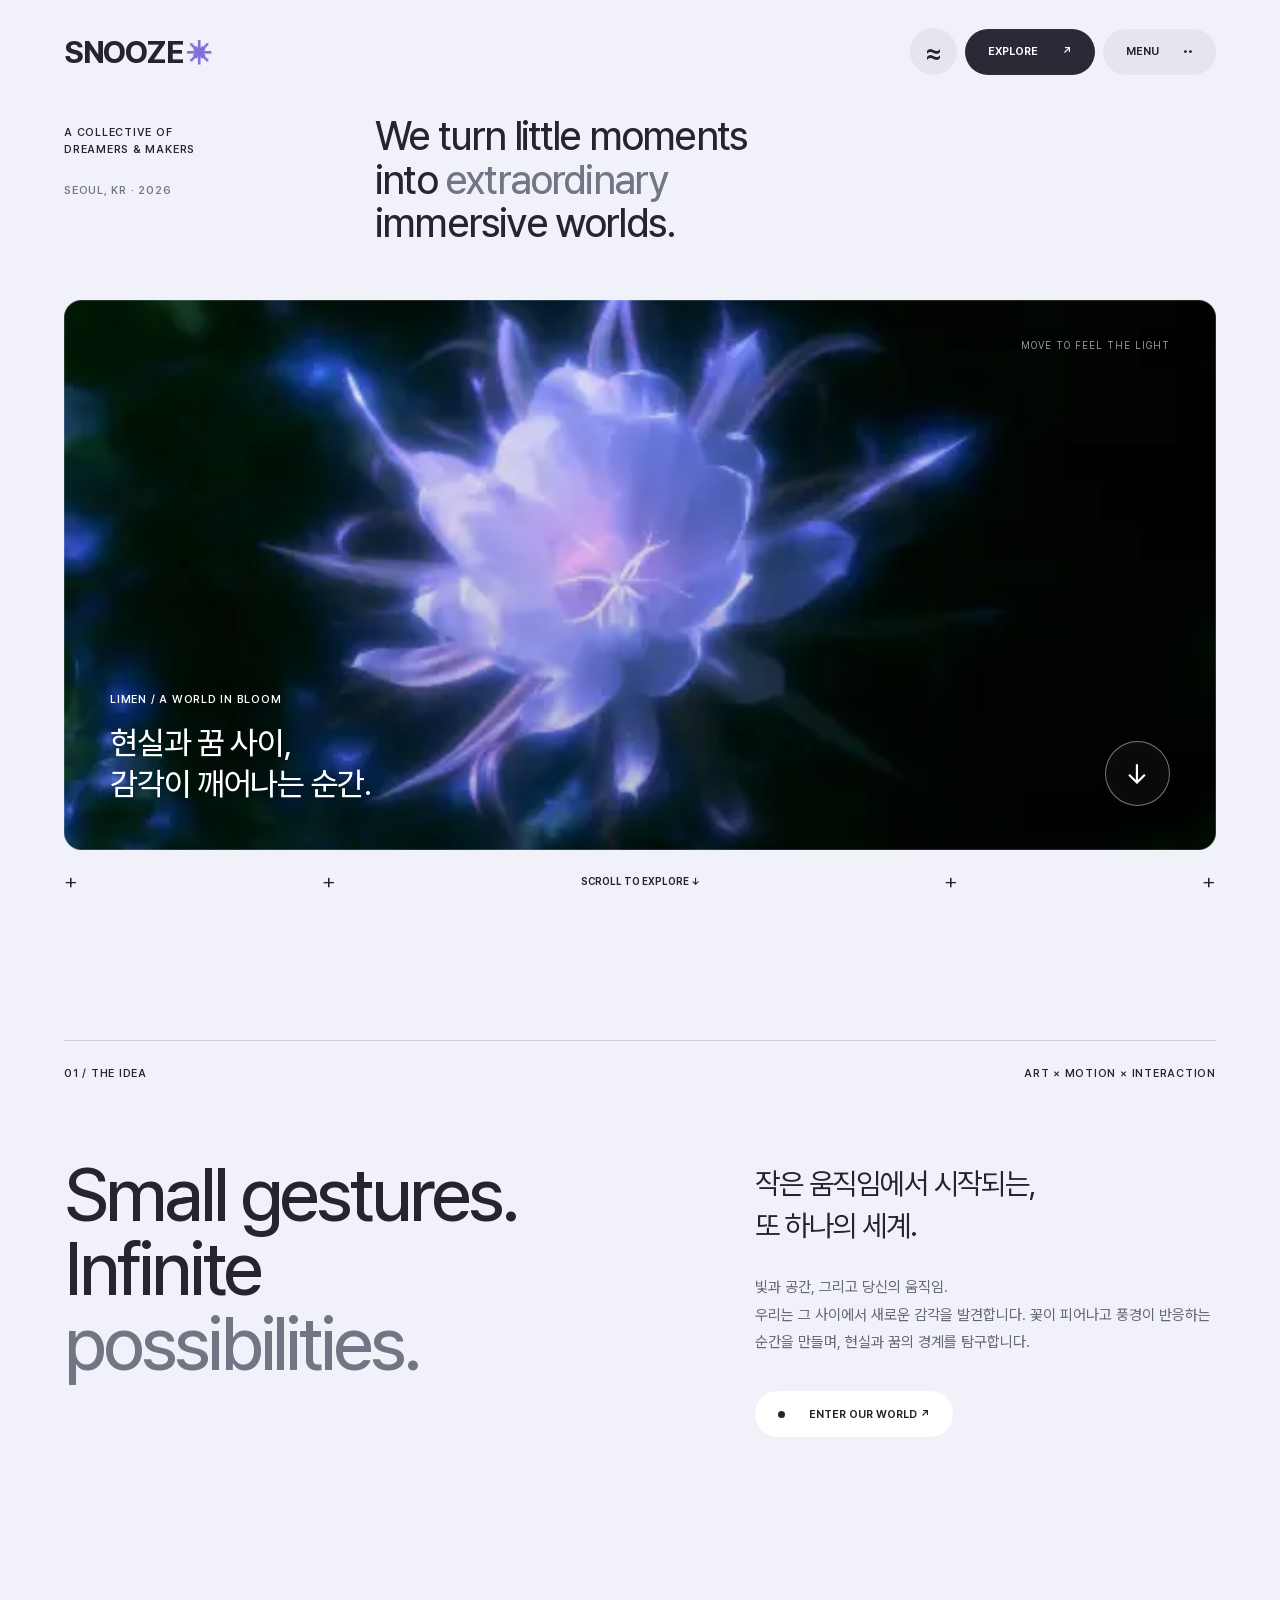
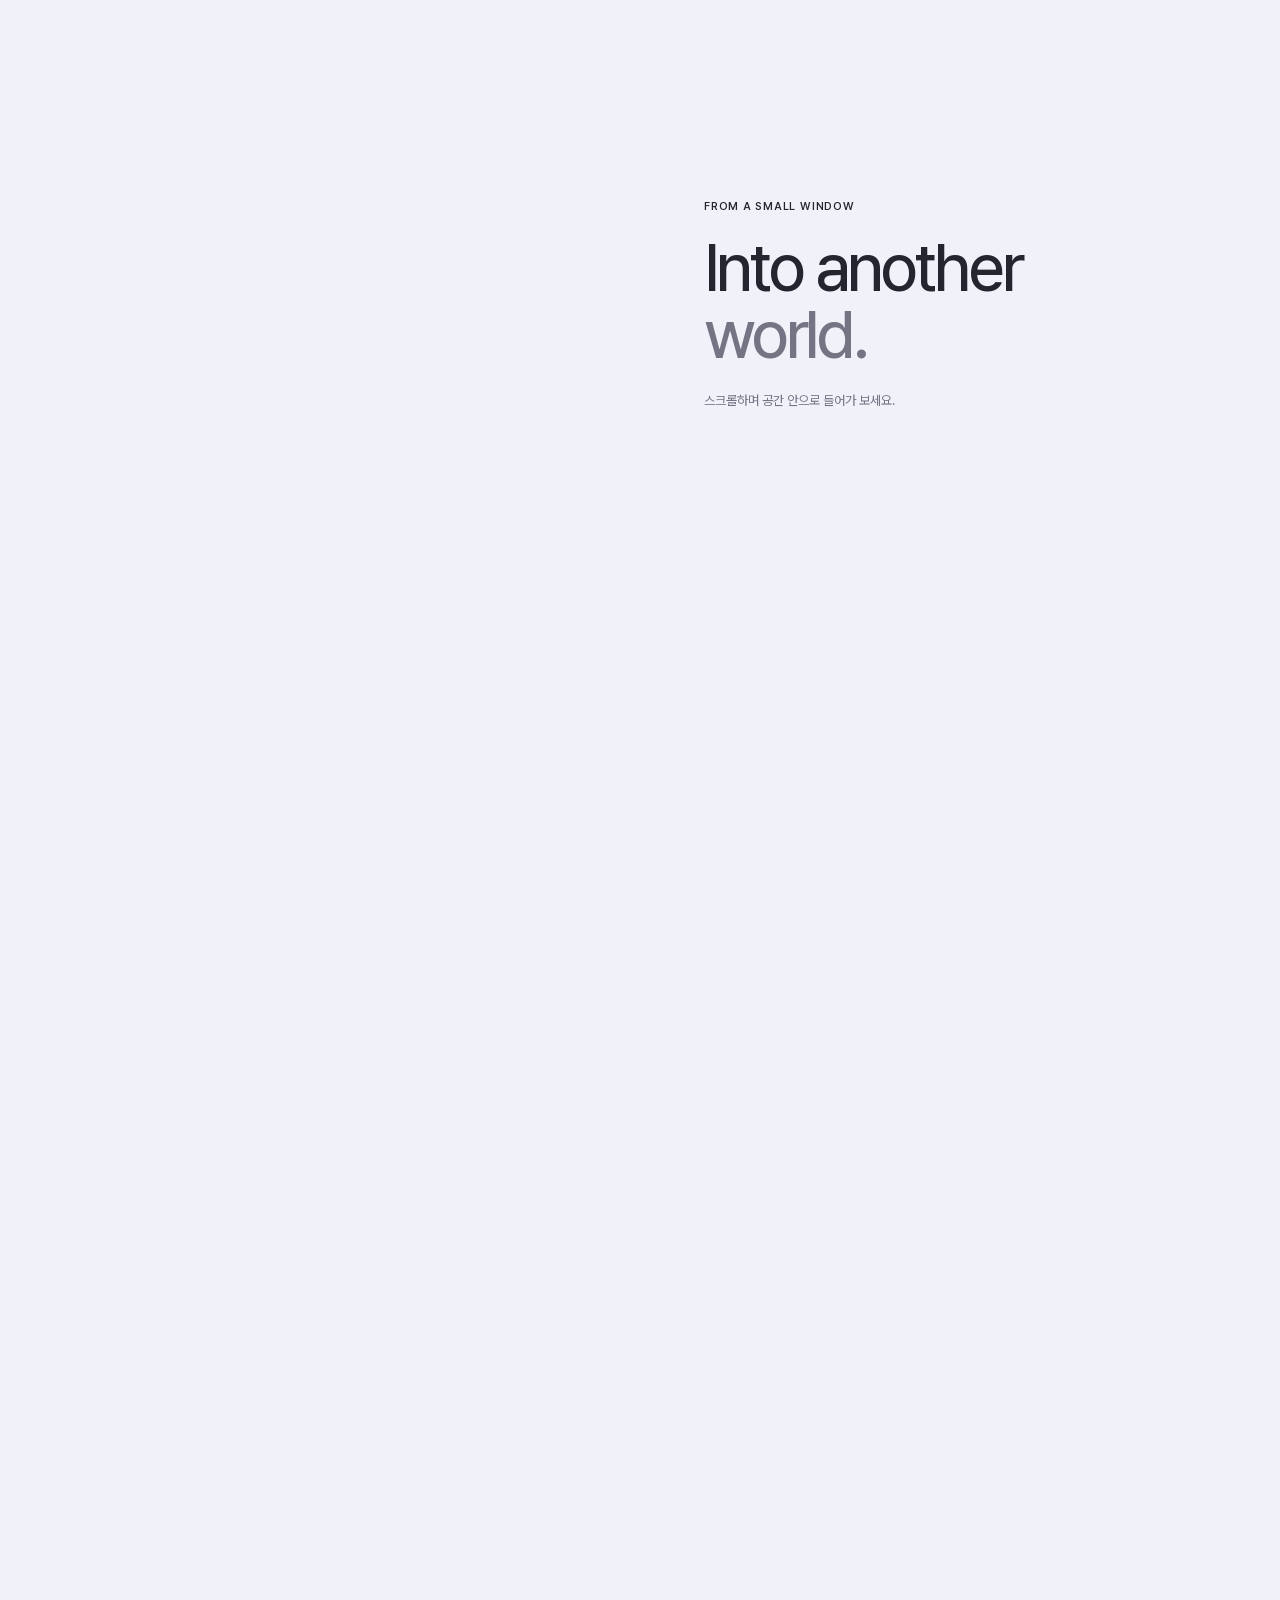
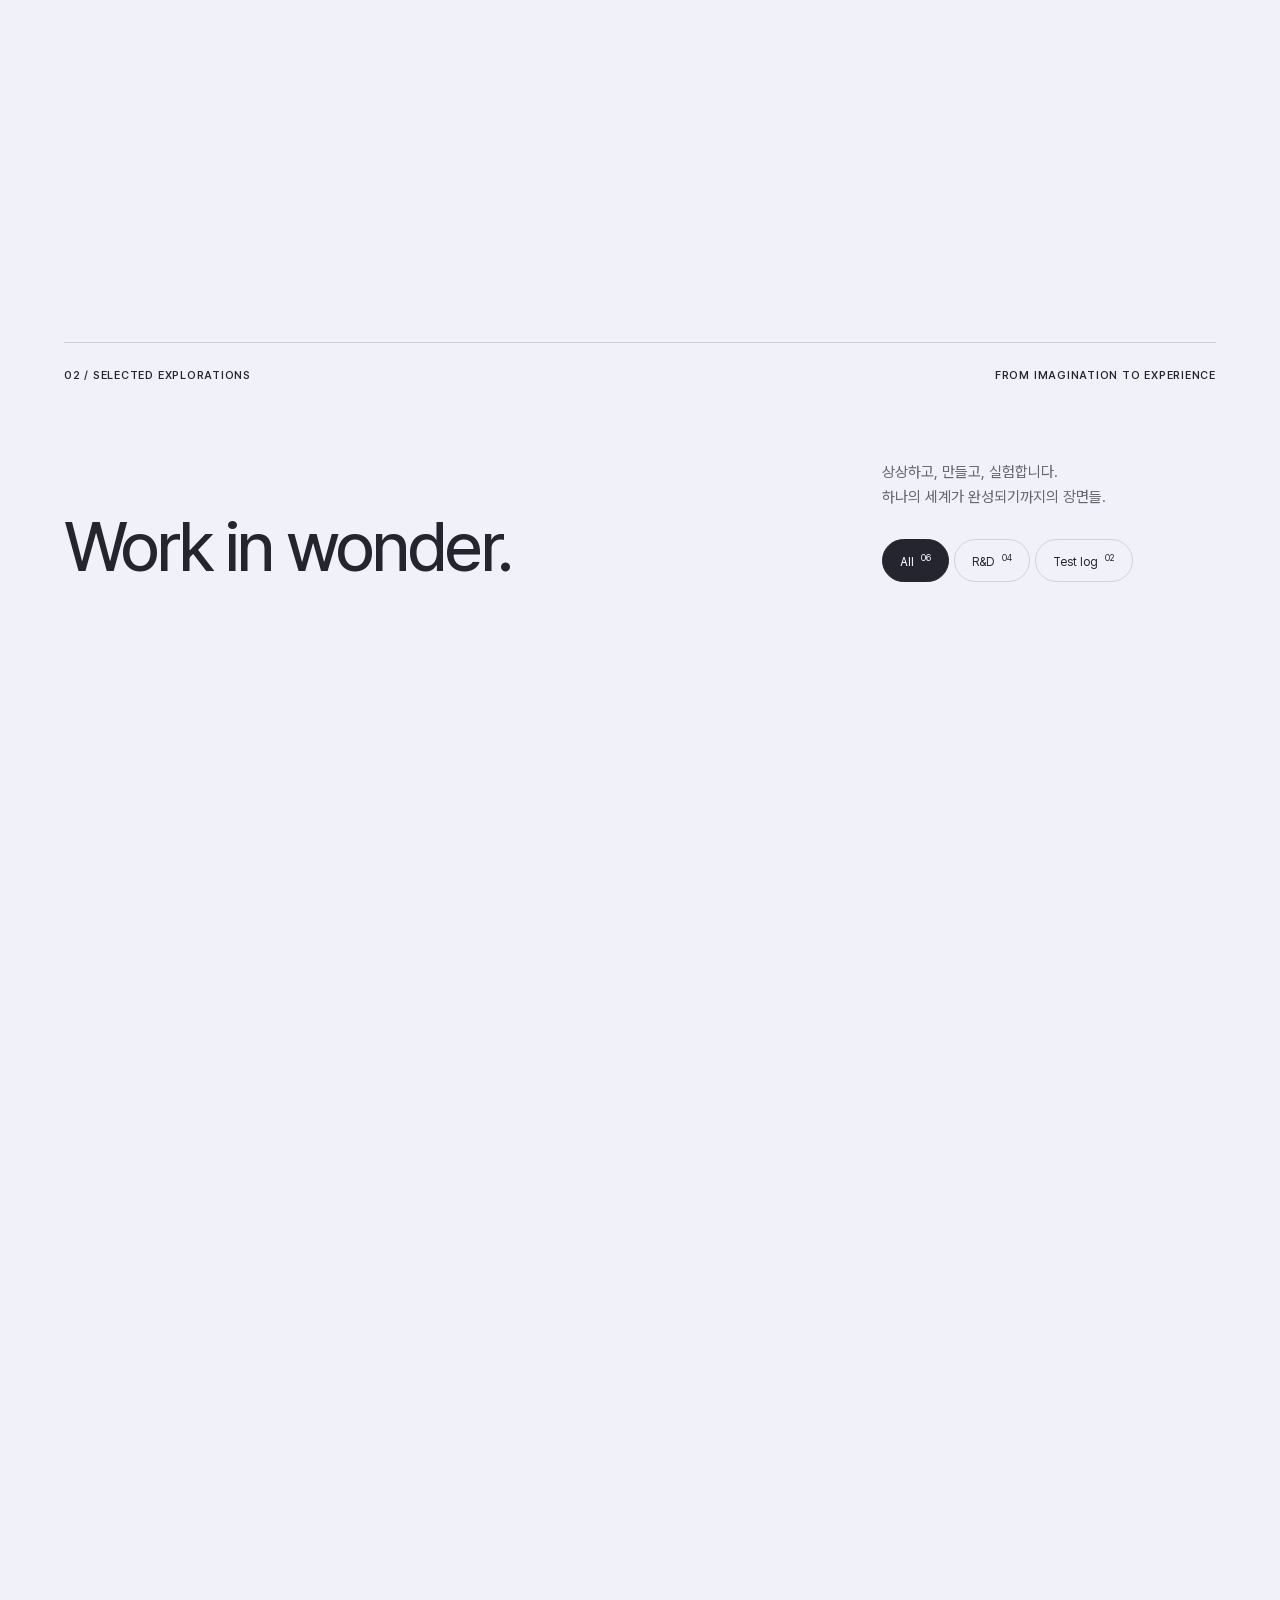
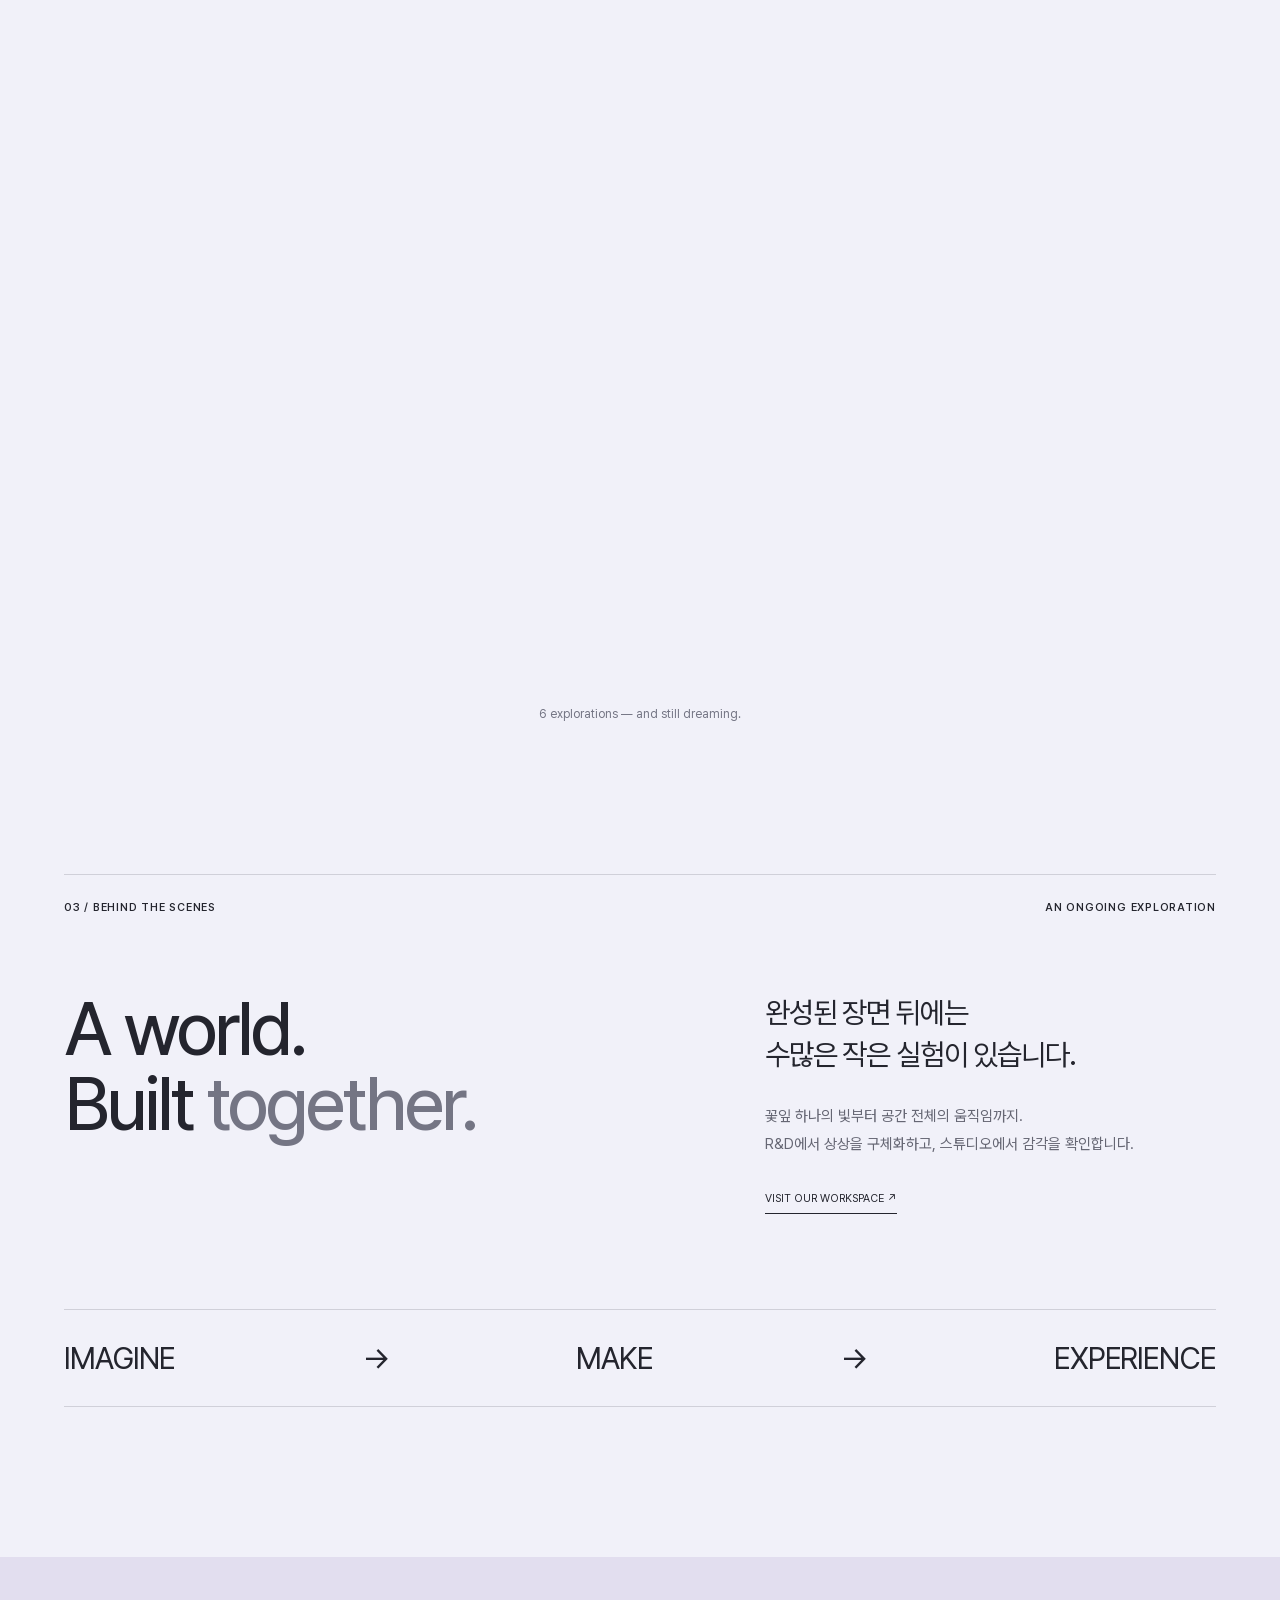
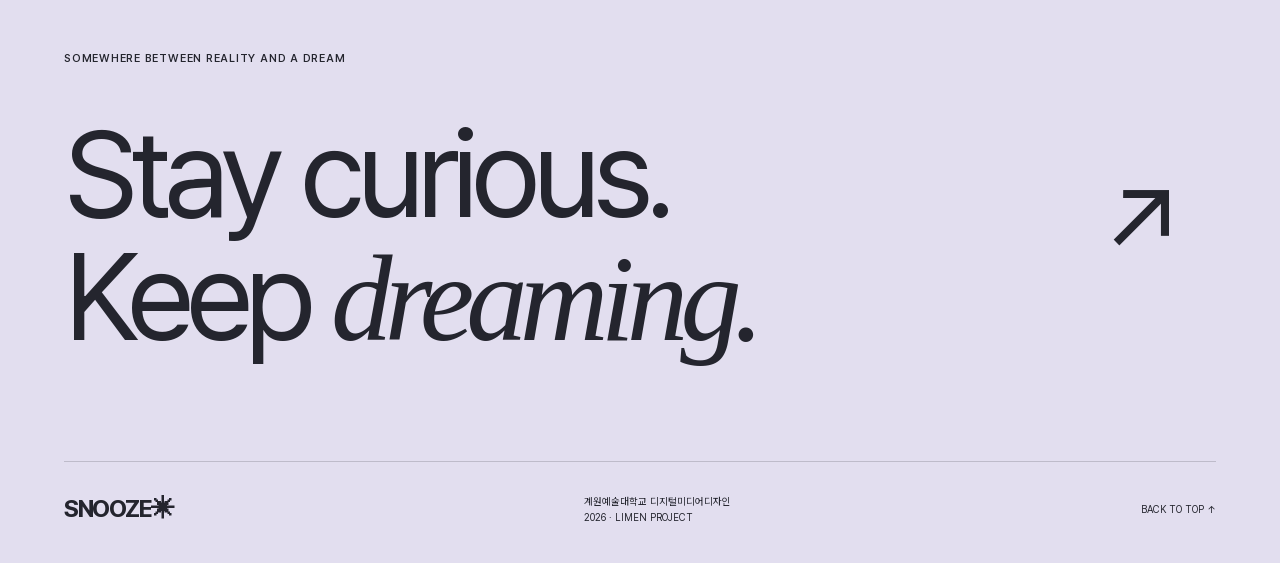
<file: ver1/index.html>
<!doctype html>
<html lang="ko">
<head>
  <meta charset="utf-8">
  <meta name="viewport" content="width=device-width,initial-scale=1">
  <meta name="description" content="SNOOZE — 빛과 움직임으로 현실과 꿈의 경계를 탐구합니다. LIMEN의 시각 실험과 스튜디오 기록.">
  <meta name="theme-color" content="#f1f1f9">
  <title>SNOOZE — Beyond the ordinary</title>
  <link rel="preload" href="assets/PretendardVariable.woff2" as="font" type="font/woff2" crossorigin>
  <link rel="stylesheet" href="style.css">
  <script defer src="vendor/three.min.js"></script>
  <script defer src="vendor/lenis.min.js"></script>
  <script defer src="app.js"></script>
</head>
<body>
  <a class="skip" href="#about">본문으로 이동</a>
  <header class="header">
    <a class="brand" href="#top" aria-label="SNOOZE 처음으로">SNOOZE<span class="brand-dot">✳</span></a>
    <div class="header-actions"><button class="pill motion-toggle" aria-pressed="true" aria-label="모션 효과 끄기">≈</button><a class="pill dark" href="#work">EXPLORE <span>↗</span></a><button id="menu-button" class="pill" aria-expanded="false" aria-controls="menu">MENU <span>••</span></button></div>
  </header>
  <nav id="menu" class="menu" aria-label="주 메뉴" hidden>
    <span class="eyebrow">STEP INTO OUR WORLD</span>
    <a href="#top">Home <sup>01</sup></a><a href="#about">Our story <sup>02</sup></a><a href="#work">Selected work <sup>03</sup></a><a href="#process">Behind the scenes <sup>04</sup></a>
    <p>SNOOZE · KAYWON DMD · 2026</p>
  </nav>
  <main id="top">
    <section class="hero section-wrap">
      <div class="hero-top"><p class="eyebrow hero-side">A COLLECTIVE OF<br>DREAMERS & MAKERS<br><span>SEOUL, KR · 2026</span></p><h1>We turn little moments<br>into <span class="soft">extraordinary</span><br>immersive worlds.</h1></div>
      <div class="hero-media media" data-image="assets/hero.webp" data-hero="true"><img src="assets/hero.webp" alt="푸른 빛을 머금고 피어나는 꽃 — SNOOZE R&D 시각 실험" fetchpriority="high"><div class="hero-overlay"><span class="eyebrow">LIMEN / A WORLD IN BLOOM</span><p>현실과 꿈 사이,<br>감각이 깨어나는 순간.</p><a href="#about" class="round" aria-label="작품 소개로 이동">↓</a></div><span class="touch-note">MOVE TO FEEL THE LIGHT</span></div>
      <div class="ruler"><span>+</span><span>+</span><a href="#about">SCROLL TO EXPLORE ↓</a><span>+</span><span>+</span></div>
    </section>
    <section id="about" class="about section-wrap">
      <div class="section-kicker"><span class="eyebrow">01 / THE IDEA</span><span class="eyebrow">ART × MOTION × INTERACTION</span></div>
      <div class="about-grid"><h2>Small gestures.<br>Infinite<br><span class="soft">possibilities.</span></h2><div class="about-copy"><p class="lead">작은 움직임에서 시작되는,<br>또 하나의 세계.</p><p>빛과 공간, 그리고 당신의 움직임.<br>우리는 그 사이에서 새로운 감각을 발견합니다. 꽃이 피어나고 풍경이 반응하는 순간을 만들며, 현실과 꿈의 경계를 탐구합니다.</p><a class="pill white" href="#reel"><span class="dot"></span> ENTER OUR WORLD ↗</a></div></div>
    </section>
    <section id="reel" class="reel"><div class="reel-stage"><div class="reel-intro"><span class="eyebrow">FROM A SMALL WINDOW</span><h2>Into another<br><span class="soft">world.</span></h2><p>스크롤하며 공간 안으로 들어가 보세요.</p></div>
      <button id="home-reel-thumb" class="media reel-media" data-image="assets/studio-reel.jpg" data-video="assets/studio-test.mp4" data-title="Inside the horizon" data-caption="2026.09.22 · 호라이즌 스튜디오 · 영상 데모·인터랙션 테스트" aria-label="호라이즌 스튜디오 실험 영상 재생"><img src="assets/studio-reel.jpg" alt="호라이즌 스튜디오의 벽을 가득 채운 실험 영상" loading="lazy"><span class="reel-label eyebrow">FIELD NOTES / 2026.09.22</span><span class="reel-title">Inside the<br><i>horizon.</i></span><span class="reel-loop-label"><span>PLAY</span><span>REEL</span></span><span class="play-circle">▶</span><span class="reel-bottom">WATCH THE EXPERIMENT <span>00:17 ↗</span></span></button></div>
    </section>
    <section id="work" class="work section-wrap">
      <div class="section-kicker"><span class="eyebrow">02 / SELECTED EXPLORATIONS</span><span class="eyebrow">FROM IMAGINATION TO EXPERIENCE</span></div>
      <div class="work-heading"><h2>Work in wonder.</h2><div><p>상상하고, 만들고, 실험합니다.<br>하나의 세계가 완성되기까지의 장면들.</p><div class="filters" role="group" aria-label="작품 분류"><button class="active" data-filter="all" aria-pressed="true">All <sup>06</sup></button><button data-filter="rnd" aria-pressed="false">R&D <sup>04</sup></button><button data-filter="test" aria-pressed="false">Test log <sup>02</sup></button></div></div></div>
      <div class="gallery">
        <article class="card" data-category="rnd"><button class="media" data-image="assets/meadow.webp" data-title="A field of light" data-caption="R&D · 배정훈 · 꽃이 만개한 초원의 시각 실험" aria-label="A field of light 이미지 확대"><img src="assets/meadow.webp" alt="빛나는 꽃이 끝없이 펼쳐진 초원" loading="lazy"><span class="card-open">↗</span></button><div class="card-meta"><span>VISUAL DEVELOPMENT · R&D</span><span>01</span></div><h3>A field of light</h3></article>
        <article class="card" data-category="rnd"><button class="media" data-image="assets/petal.webp" data-title="The quiet bloom" data-caption="R&D · 배정훈 · 꽃잎의 빛과 질감 연구" aria-label="The quiet bloom 이미지 확대"><img src="assets/petal.webp" alt="부드러운 흰 꽃잎의 빛과 질감 클로즈업" loading="lazy"><span class="card-open">↗</span></button><div class="card-meta"><span>LIGHT & TEXTURE · R&D</span><span>02</span></div><h3>The quiet bloom</h3></article>
        <article class="card" data-category="test"><button class="media" data-image="assets/studio-bloom.jpg" data-title="Beyond the screen" data-caption="2026.09.23 · 호라이즌 스튜디오 · 스튜디오 워핑·사운드 테스트" aria-label="Beyond the screen 이미지 확대"><img src="assets/studio-bloom.jpg" alt="초원 영상을 여러 벽에 투사한 스튜디오 테스트" loading="lazy"><span class="card-open">↗</span></button><div class="card-meta"><span>IMMERSIVE SPACE · TEST LOG</span><span>03</span></div><h3>Beyond the screen</h3></article>
        <article class="card" data-category="rnd"><button class="media" data-image="assets/awakening.webp" data-title="A little awakening" data-caption="R&D · 배정훈 · 작은 빛에서 시작되는 풍경" aria-label="A little awakening 이미지 확대"><img src="assets/awakening.webp" alt="푸른 풀밭 위로 내려앉는 작은 빛" loading="lazy"><span class="card-open">↗</span></button><div class="card-meta"><span>WORLD BUILDING · R&D</span><span>04</span></div><h3>A little awakening</h3></article>
        <article class="card" data-category="rnd"><button class="media" data-image="assets/flower-study.webp" data-title="Anatomy of a dream" data-caption="R&D · 유기상 · 0078 꽃 형태 연구" aria-label="Anatomy of a dream 이미지 확대"><img src="assets/flower-study.webp" alt="반투명한 흰 꽃의 디지털 형태 연구" loading="lazy"><span class="card-open">↗</span></button><div class="card-meta"><span>FORM & MOTION · R&D</span><span>05</span></div><h3>Anatomy of a dream</h3></article>
        <article class="card" data-category="test"><button class="media" data-image="assets/mapping.jpg" data-video="assets/mapping-test.mov" data-title="Making it real" data-caption="2026.09.23 · 호라이즌 스튜디오 · 워핑작업·사운드테스트" aria-label="Making it real 맵핑 실험 영상 재생"><img src="assets/mapping.jpg" alt="좌표 격자로 벽과 바닥의 투사를 조정하는 스튜디오" loading="lazy"><span class="card-open">▶</span></button><div class="card-meta"><span>PROJECTION MAPPING · TEST LOG</span><span>06</span></div><h3>Making it real</h3></article>
      </div>
      <p class="gallery-count" aria-live="polite">6 explorations — and still dreaming.</p>
    </section>
    <section id="process" class="process section-wrap"><div class="section-kicker"><span class="eyebrow">03 / BEHIND THE SCENES</span><span class="eyebrow">AN ONGOING EXPLORATION</span></div><div class="process-grid"><h2>A world.<br>Built <span class="soft">together.</span></h2><div><p class="lead">완성된 장면 뒤에는<br>수많은 작은 실험이 있습니다.</p><p>꽃잎 하나의 빛부터 공간 전체의 움직임까지.<br>R&D에서 상상을 구체화하고, 스튜디오에서 감각을 확인합니다.</p><a class="text-link" href="https://dmd-snooze.vercel.app/" target="_blank" rel="noopener">VISIT OUR WORKSPACE ↗</a></div></div><div class="process-line"><span>IMAGINE</span><span>→</span><span>MAKE</span><span>→</span><span>EXPERIENCE</span></div></section>
    <footer class="section-wrap"><span class="eyebrow">SOMEWHERE BETWEEN REALITY AND A DREAM</span><a class="end-title" href="#top">Stay curious.<br>Keep <i>dreaming.</i><span>↗</span></a><div class="footer-bottom"><a class="brand" href="#top">SNOOZE✳</a><span>계원예술대학교 디지털미디어디자인<br>2026 · LIMEN PROJECT</span><a href="#top">BACK TO TOP ↑</a></div></footer>
  </main>
  <div id="cursor" aria-hidden="true"><span>VIEW ↗</span></div>
  <dialog id="viewer" aria-labelledby="viewer-title"><div class="viewer-top"><div><h2 id="viewer-title"></h2><p id="viewer-caption"></p></div><button class="pill" id="close-viewer" aria-label="확대 보기 닫기">CLOSE ×</button></div><div id="viewer-media"></div><p id="video-error" hidden>이 브라우저에서 영상을 재생할 수 없습니다. <a href="assets/mapping-test.mov" download>원본 영상 내려받기 ↗</a></p></dialog>
</body>
</html>
</file>
<file: ver1/style.css>
@font-face{font-family:Pretendard;src:url('assets/PretendardVariable.woff2') format('woff2');font-weight:100 900;font-display:swap}
:root{--paper:#f1f1f9;--ink:#24252e;--muted:#747584;--accent:#8278ee;--pad:5vw}*{box-sizing:border-box}html{scroll-padding-top:110px}body{margin:0;background:var(--paper);color:var(--ink);font-family:Pretendard,Arial,sans-serif;-webkit-font-smoothing:antialiased}a{color:inherit;text-decoration:none}button{font:inherit;color:inherit;cursor:pointer}button,a{-webkit-tap-highlight-color:transparent}button{border:0}button:focus-visible,a:focus-visible{outline:3px solid #6656eb;outline-offset:7px}button:disabled{cursor:default}::selection{background:#b7acf5;color:#161623}h1,h2,h3,p{margin:0}h1,h2,h3{font-weight:450}p{line-height:1.7}section{scroll-margin-top:25px}.section-wrap{padding-inline:var(--pad)}.eyebrow{font-size:11px;line-height:1.5;font-weight:550;letter-spacing:.07em}.soft{color:var(--muted)}.header{position:fixed;top:0;left:0;width:100%;padding:28px var(--pad);z-index:30;display:flex;align-items:center;justify-content:space-between;pointer-events:none}.header a,.header button{pointer-events:auto}.brand{font-size:31px;font-weight:730;letter-spacing:-1.5px}.brand-dot{font-size:25px;display:inline-block;margin-left:4px;color:#8071d9}.header-actions{display:flex;gap:8px;align-items:center}.pill{padding:15px 23px;border-radius:50px;background:#e4e5ee;font-size:11px;font-weight:650;display:inline-flex;gap:24px;align-items:center;justify-content:center;min-height:46px;transition:background .25s,transform .3s}.pill:hover{background:#d8d3f1;transform:translateY(-2px)}.pill.dark{background:#292a36;color:white}.pill.dark:hover{background:#6454bf}.pill.white{background:white}.motion-toggle{font-size:28px;padding:5px;width:47px;height:47px}.skip{position:fixed;top:-100px;z-index:100;background:white;padding:15px}.skip:focus{top:0}.hero{padding-top:135px}.hero-top{display:grid;grid-template-columns:27% 1fr;align-items:start;min-height:225px;padding-bottom:40px}.hero-side{padding-top:10px}.hero-side span{display:block;margin-top:25px;color:var(--muted)}h1{font-size:clamp(33px,3.15vw,65px);line-height:1.08;letter-spacing:-.045em}.media{display:block;position:relative;width:100%;padding:0;background:#141822;border-radius:18px;isolation:isolate}.media img{display:block;width:100%;height:100%;object-fit:cover;border-radius:inherit}.media.webgl-ready{background:transparent}.media.webgl-ready>img{opacity:0}.hero-media{height:70vh;min-height:450px;max-height:860px}.hero-overlay{position:absolute;inset:auto 4% 8%;color:#fff;z-index:6;text-shadow:0 1px 18px #0008;pointer-events:none}.hero-overlay p{font-size:clamp(24px,2.5vw,44px);font-weight:440;line-height:1.3;margin-top:14px;letter-spacing:-.04em}.hero-overlay .round{position:absolute;right:0;bottom:0;pointer-events:auto}.round{display:grid;place-items:center;width:65px;height:65px;border:1px solid #ffffff70;border-radius:100%;font-size:28px;background:#ffffff0a;backdrop-filter:blur(5px)}.touch-note{position:absolute;right:4%;top:7%;color:#fff9;z-index:6;font-size:10px;letter-spacing:.1em}.ruler{display:flex;align-items:center;justify-content:space-between;padding:17px 0 0}.ruler>span{font-size:23px;font-weight:300}.ruler>a{font-size:10px;font-weight:650}.section-kicker{display:flex;justify-content:space-between;padding-top:25px;border-top:1px solid #24252e28;margin-bottom:75px}.about{padding-top:145px;padding-bottom:115px}.about-grid{display:grid;grid-template-columns:1.25fr 1fr;gap:10%}h2{font-size:clamp(48px,5.8vw,116px);line-height:1.01;letter-spacing:-.055em}.about-copy{padding-top:5px}.lead{font-size:clamp(24px,2.3vw,40px);line-height:1.45;letter-spacing:-.04em}.about-copy>p+p,.process-grid>div>p+p{font-size:15px;line-height:1.85;margin-top:26px;color:#666774}.about-copy .pill{margin-top:34px}.dot{width:7px;height:7px;background:var(--ink);border-radius:100%}.reel-media{height:73vh;min-height:420px;color:white;text-align:left}.reel-label,.reel-title,.play-circle,.reel-bottom{position:absolute;z-index:6;text-shadow:0 2px 25px #0008;pointer-events:none}.reel-label{left:4%;top:7%}.reel-title{left:4%;bottom:18%;font-size:clamp(55px,7vw,130px);line-height:.97;letter-spacing:-.05em}.reel-title i,.end-title i{font-weight:400;font-family:Georgia,serif}.play-circle{left:50%;top:50%;transform:translate(-50%,-50%);display:grid;place-items:center;border-radius:50%;width:95px;height:95px;background:#ffffff2b;border:1px solid #fff8;font-size:24px;backdrop-filter:blur(10px)}.reel-bottom{bottom:6%;left:4%;right:4%;display:flex;justify-content:space-between;font-size:11px}.work{padding-top:145px;padding-bottom:150px}.work-heading{display:flex;justify-content:space-between;align-items:flex-end;margin-bottom:68px}.work-heading>div{width:33%}.work-heading p{font-size:15px;color:#656674}.filters{display:flex;gap:5px;margin-top:28px;flex-wrap:wrap}.filters button{padding:12px 17px;border-radius:30px;background:transparent;border:1px solid #d1d1dc;font-size:12px;transition:.25s}.filters .active{background:var(--ink);color:white;border-color:var(--ink)}sup{font-size:9px;margin-left:4px}.gallery{display:grid;grid-template-columns:1fr 1fr;gap:75px 2.4vw}.card[hidden]{display:none}.card .media{aspect-ratio:1.43}.card-open{position:absolute;right:22px;bottom:22px;z-index:6;background:#ffffff30;border:1px solid #ffffff70;color:white;width:45px;height:45px;border-radius:50%;display:grid;place-items:center;backdrop-filter:blur(8px);font-size:18px}.card-meta{display:flex;justify-content:space-between;margin-top:23px;font-size:10px;font-weight:550;letter-spacing:.025em}.card h3{font-size:clamp(24px,2.7vw,50px);letter-spacing:-.04em;margin-top:10px}.gallery-count{text-align:center;font-size:12px;color:var(--muted);margin-top:70px}.process{padding-bottom:150px}.process-grid{display:grid;grid-template-columns:1.3fr 1fr;gap:10%}.text-link{display:inline-block;border-bottom:1px solid;margin-top:34px;font-size:11px;padding-bottom:8px}.process-line{display:flex;justify-content:space-between;align-items:center;border-top:1px solid #24252e28;border-bottom:1px solid #24252e28;padding:30px 0;margin-top:95px;font-size:clamp(13px,2.4vw,42px);letter-spacing:-.035em}footer{padding-top:90px;padding-bottom:35px;background:#e2deef}.end-title{position:relative;display:block;font-size:clamp(55px,9.6vw,185px);line-height:1;letter-spacing:-.065em;margin:45px 0 100px}.end-title>span{position:absolute;right:3%;top:25%;font-size:.85em}.footer-bottom{display:flex;justify-content:space-between;align-items:center;border-top:1px solid #24252e30;padding-top:28px;font-size:10px;line-height:1.6}.footer-bottom .brand{font-size:24px}.menu{position:fixed;inset:0;z-index:25;background:var(--paper);padding:150px var(--pad) 40px;overflow:auto}.menu[hidden]{display:none}.menu>a{display:block;font-size:clamp(36px,6vw,96px);line-height:1.45;letter-spacing:-.05em;border-bottom:1px solid #24252e20}.menu>a:hover{color:#7b69c5}.menu sup{font-size:14px}.menu>p{margin-top:35px;font-size:11px}.menu>.eyebrow{display:block;margin-bottom:24px}#warp-canvas{position:fixed;inset:0;z-index:5;pointer-events:none}#cursor{position:fixed;top:0;left:0;z-index:60;width:12px;height:12px;margin:-6px 0 0 -6px;border-radius:100%;background:#b0a0ff;pointer-events:none;opacity:0;display:grid;place-items:center;transition:width .25s,height .25s,margin .25s,background .25s;mix-blend-mode:difference}#cursor.hover{width:76px;height:76px;margin:-38px 0 0 -38px;background:#e8e1ff;mix-blend-mode:normal}#cursor span{display:none;font-size:10px;color:#262235;font-weight:650}#cursor.hover span{display:block}dialog{position:fixed;inset:0;border:0;width:100vw;max-width:none;height:100dvh;max-height:none;margin:0;background:#14151bf5;color:#f1f1f9;padding:30px 5vw;z-index:100}dialog::backdrop{background:#101015de}.viewer-top{display:flex;justify-content:space-between;gap:25px;align-items:center;min-height:75px}.viewer-top h2{font-size:28px;letter-spacing:-.03em}.viewer-top p{font-size:12px;color:#b6b6c5;margin-top:8px}#viewer-media{height:calc(100dvh - 160px);display:grid;place-items:center}#viewer-media img,#viewer-media video{width:100%;height:100%;object-fit:contain;max-height:calc(100dvh - 160px)}#video-error{font-size:13px;text-align:center}#video-error a{text-decoration:underline}.motion-off #cursor{display:none}.lenis.lenis-smooth{scroll-behavior:auto!important}.lenis.lenis-smooth [data-lenis-prevent]{overscroll-behavior:contain}.lenis.lenis-stopped{overflow:hidden}
@media(min-width:1700px){.hero{padding-top:130px}.hero-top{min-height:200px}.hero-media{height:69vh}}@media(max-width:900px){:root{--pad:5vw}.header{padding-top:20px}.brand{font-size:25px}.hero{padding-top:115px}.hero-top{grid-template-columns:25% 1fr;min-height:200px}h1{font-size:4.5vw}.hero-media{height:65vh;min-height:390px}.about-grid,.process-grid{gap:5%}.about,.work{padding-top:90px}.section-kicker{margin-bottom:50px}.gallery{gap:50px 3vw}.work-heading>div{width:42%}.about-copy>p+p,.process-grid>div>p+p{font-size:13px}}
@media(max-width:600px){.header{padding:18px var(--pad)}.brand{font-size:22px}.brand-dot{font-size:20px}.pill{padding:12px 15px;gap:10px;min-height:40px;font-size:10px}.motion-toggle{width:40px;height:40px;font-size:25px}.header .dark{display:none}.hero{padding-top:110px}.hero-top{display:block;min-height:0;padding-bottom:30px}.hero-side{display:none}h1{font-size:8.1vw;line-height:1.09}.hero-media{height:58vh;min-height:370px}.hero-overlay{inset:auto 7% 8%}.hero-overlay .eyebrow{font-size:9px}.hero-overlay p{font-size:25px}.round{width:46px;height:46px;font-size:23px}.touch-note{font-size:8px;right:7%}.ruler>a{font-size:9px}.ruler>span:nth-child(2),.ruler>span:nth-child(4){display:none}.about{padding-top:75px;padding-bottom:65px}.section-kicker{margin-bottom:38px;gap:20px}.section-kicker .eyebrow{font-size:8px}.section-kicker .eyebrow:last-child{text-align:right}h2{font-size:13vw}.about-grid,.process-grid{display:block}.about-copy,.process-grid>div{margin-top:34px}.lead{font-size:25px}.about-copy>p+p,.process-grid>div>p+p{font-size:14px}.reel-media{min-height:350px;height:55vh}.reel-title{font-size:15vw;bottom:22%}.play-circle{width:65px;height:65px;font-size:18px;left:80%;top:55%}.reel-label{font-size:9px}.reel-bottom{font-size:9px}.work{padding-top:75px;padding-bottom:80px}.work-heading{display:block;margin-bottom:35px}.work-heading>div{width:100%;margin-top:26px}.work-heading p{font-size:14px}.gallery{grid-template-columns:1fr;gap:45px}.card .media{aspect-ratio:1.2}.card h3{font-size:30px}.card-meta{margin-top:16px;font-size:9px}.media{border-radius:13px}.gallery-count{margin-top:40px}.process{padding-bottom:70px}.process-line{margin-top:45px;padding:23px 0}footer{padding-top:50px}.end-title{font-size:13vw;margin:40px 0 65px}.end-title>span{font-size:.7em;right:0;top:40%}.footer-bottom{gap:20px;align-items:start;flex-wrap:wrap}.footer-bottom .brand{font-size:21px}.footer-bottom>span{font-size:9px}.footer-bottom>a:last-child{margin-left:auto}dialog{padding:18px 5vw}.viewer-top h2{font-size:22px}.viewer-top p{font-size:10px}.viewer-top .pill{flex-shrink:0}#cursor{display:none!important}}
@media(prefers-reduced-motion:reduce){*,*::before,*::after{scroll-behavior:auto!important;transition:none!important}#cursor{display:none!important}}

/* Keep captions above the shared transparent WebGL layer. */
.media{isolation:auto}
.header.is-scrolled{background:#f1f1f9ed;backdrop-filter:blur(16px);padding-block:16px}
@media(min-width:901px){.hero{padding-top:115px}.hero-top{min-height:185px;padding-bottom:30px}.hero-media{height:calc(100svh - 350px);min-height:400px}}
/* A single pinned reel expands from a small window to the viewport. */
.reel{height:260svh;position:relative;padding:0}
.reel-stage{position:sticky;top:0;height:100svh;--reel-reveal:0;--intro-opacity:1}
.reel-intro{position:absolute;left:55%;right:5%;top:40%;opacity:var(--intro-opacity);pointer-events:none}
.reel-intro h2{font-size:clamp(40px,5.2vw,92px);margin:18px 0 22px}
.reel-intro p{font-size:13px;color:var(--muted)}
.reel .reel-media{position:absolute;left:5%;top:49%;width:42%;height:auto;aspect-ratio:16/9;min-height:0;max-height:none}
.reel-media .reel-title,.reel-media .reel-label,.reel-media .reel-bottom{opacity:var(--reel-reveal)}
.reel-media .play-circle{left:50%;top:50%;width:clamp(48px,7vw,95px);height:clamp(48px,7vw,95px);opacity:calc(.4 + var(--reel-reveal)*.6)}
.motion-off .reel{height:100svh}
@media(max-width:600px){.reel{height:230svh}.reel-intro{left:5%;top:16%;right:5%}.reel-intro h2{font-size:11vw;margin:12px 0}.reel-intro p{font-size:11px}.reel-media .reel-title{font-size:15vw}}

.reel-stage{z-index:6}
/* Refined reel and paired-card entrance, September 24. */
.reel{height:205svh}
.reel-intro{top:27%}
.reel-loop-label{position:absolute;inset:43% 0 auto;display:flex;justify-content:center;align-items:center;gap:12vw;color:#fff;z-index:6;font-size:clamp(38px,6.7vw,110px);letter-spacing:-.045em;pointer-events:none;opacity:var(--reel-play,0)}
.reel-media .reel-title{display:none}
.reel-media .play-circle{opacity:var(--reel-reveal)}
#reel-loop{position:absolute;inset:0;width:100%;height:100%;object-fit:cover;border-radius:inherit;pointer-events:none}
#reel-loop+img{visibility:hidden}
.webgl-ready>#reel-loop{opacity:0}
.card{--card-x:0px;--card-y:0px;--card-scale:1;--card-caption:1}
.card .media{transform:translate3d(var(--card-x),var(--card-y),0) scaleX(var(--card-scale));transform-origin:center;will-change:transform}
.card .card-meta,.card h3{position:relative;z-index:6;transform:translate3d(var(--card-x),var(--card-y),0);opacity:var(--card-caption)}
.card .card-open{opacity:var(--card-caption)}
.work-heading h2{font-size:clamp(46px,5.4vw,102px);white-space:nowrap}
.work-heading>div{width:29%}
@media(max-width:900px){.work-heading{gap:30px}.work-heading h2{font-size:5.7vw}.work-heading>div{width:37%}}
@media(max-width:600px){.reel{height:200svh}.reel-intro{top:12%}.reel-intro h2{font-size:9vw}.reel-intro p{display:none}.reel-loop-label{font-size:10vw;gap:20vw;top:46%}.work-heading h2{font-size:11vw;white-space:normal}.work-heading>div{width:100%}}
.card .media{z-index:6}
</file>
